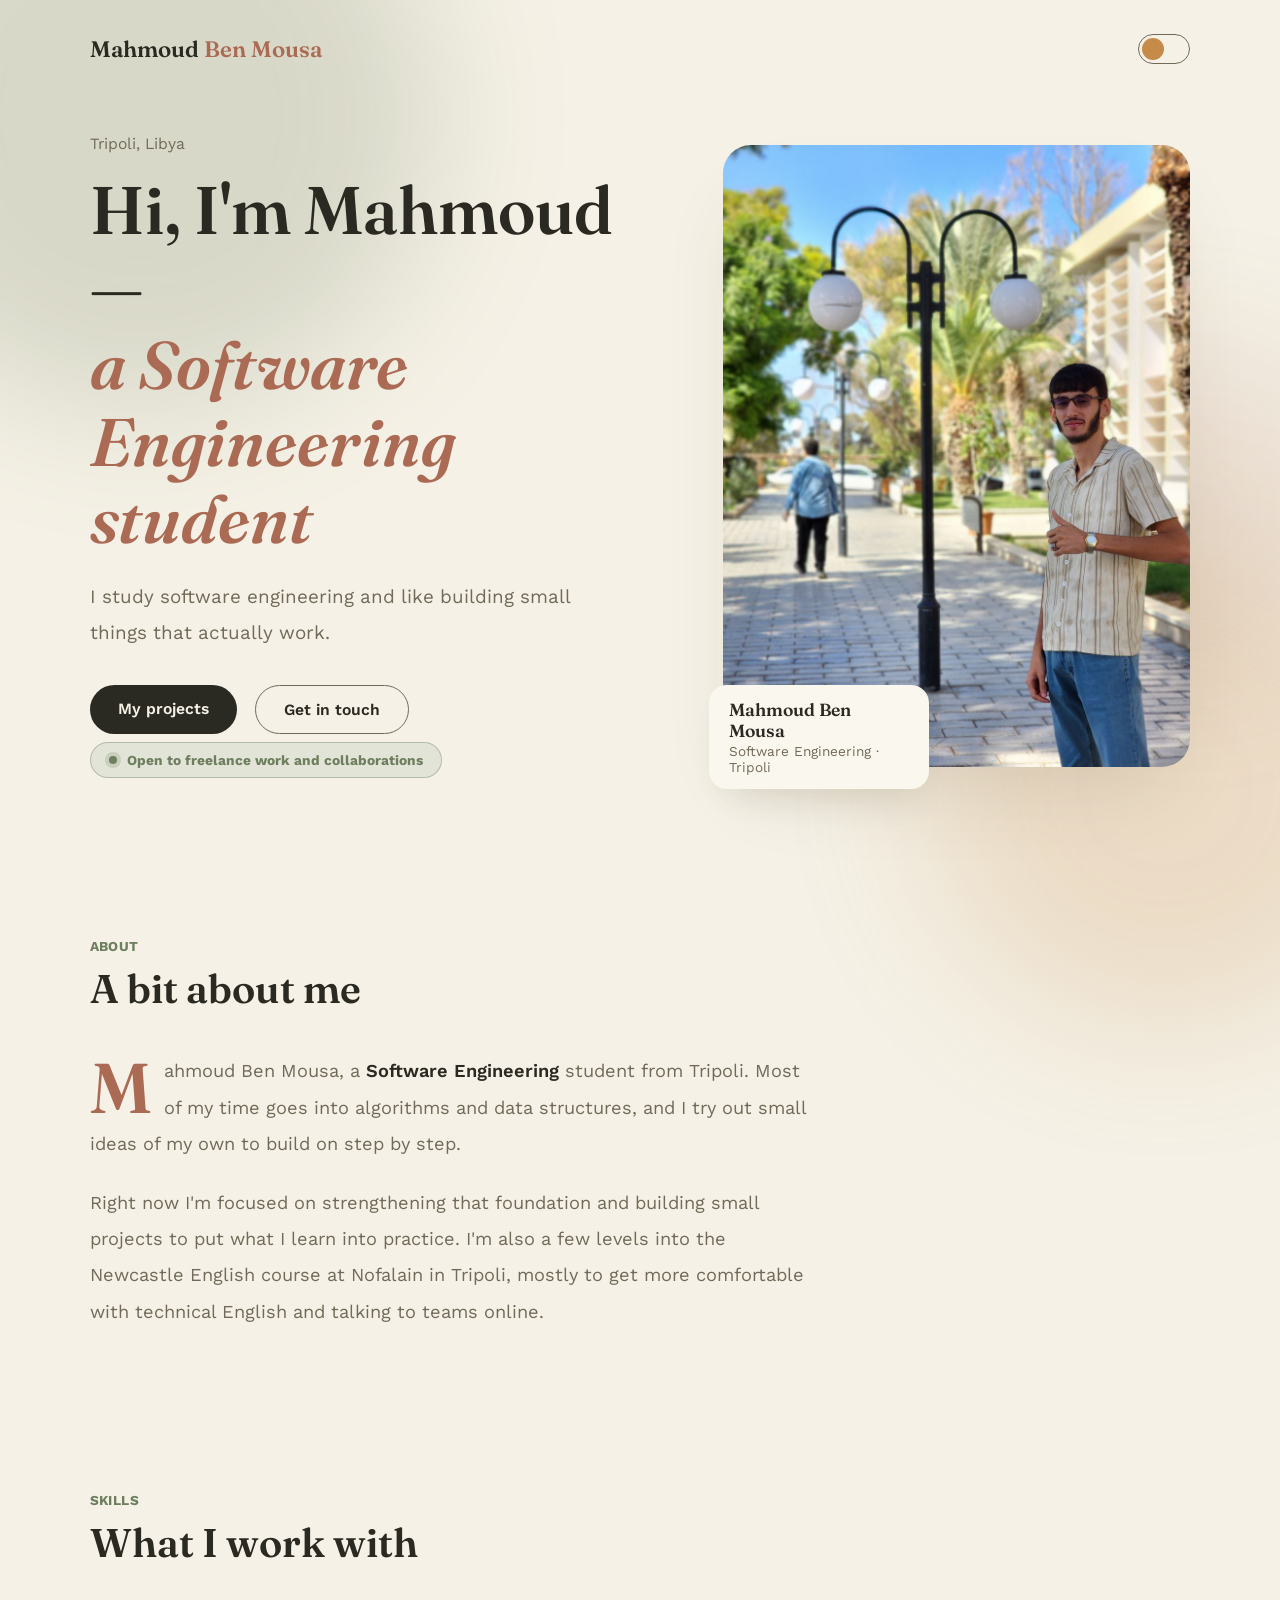
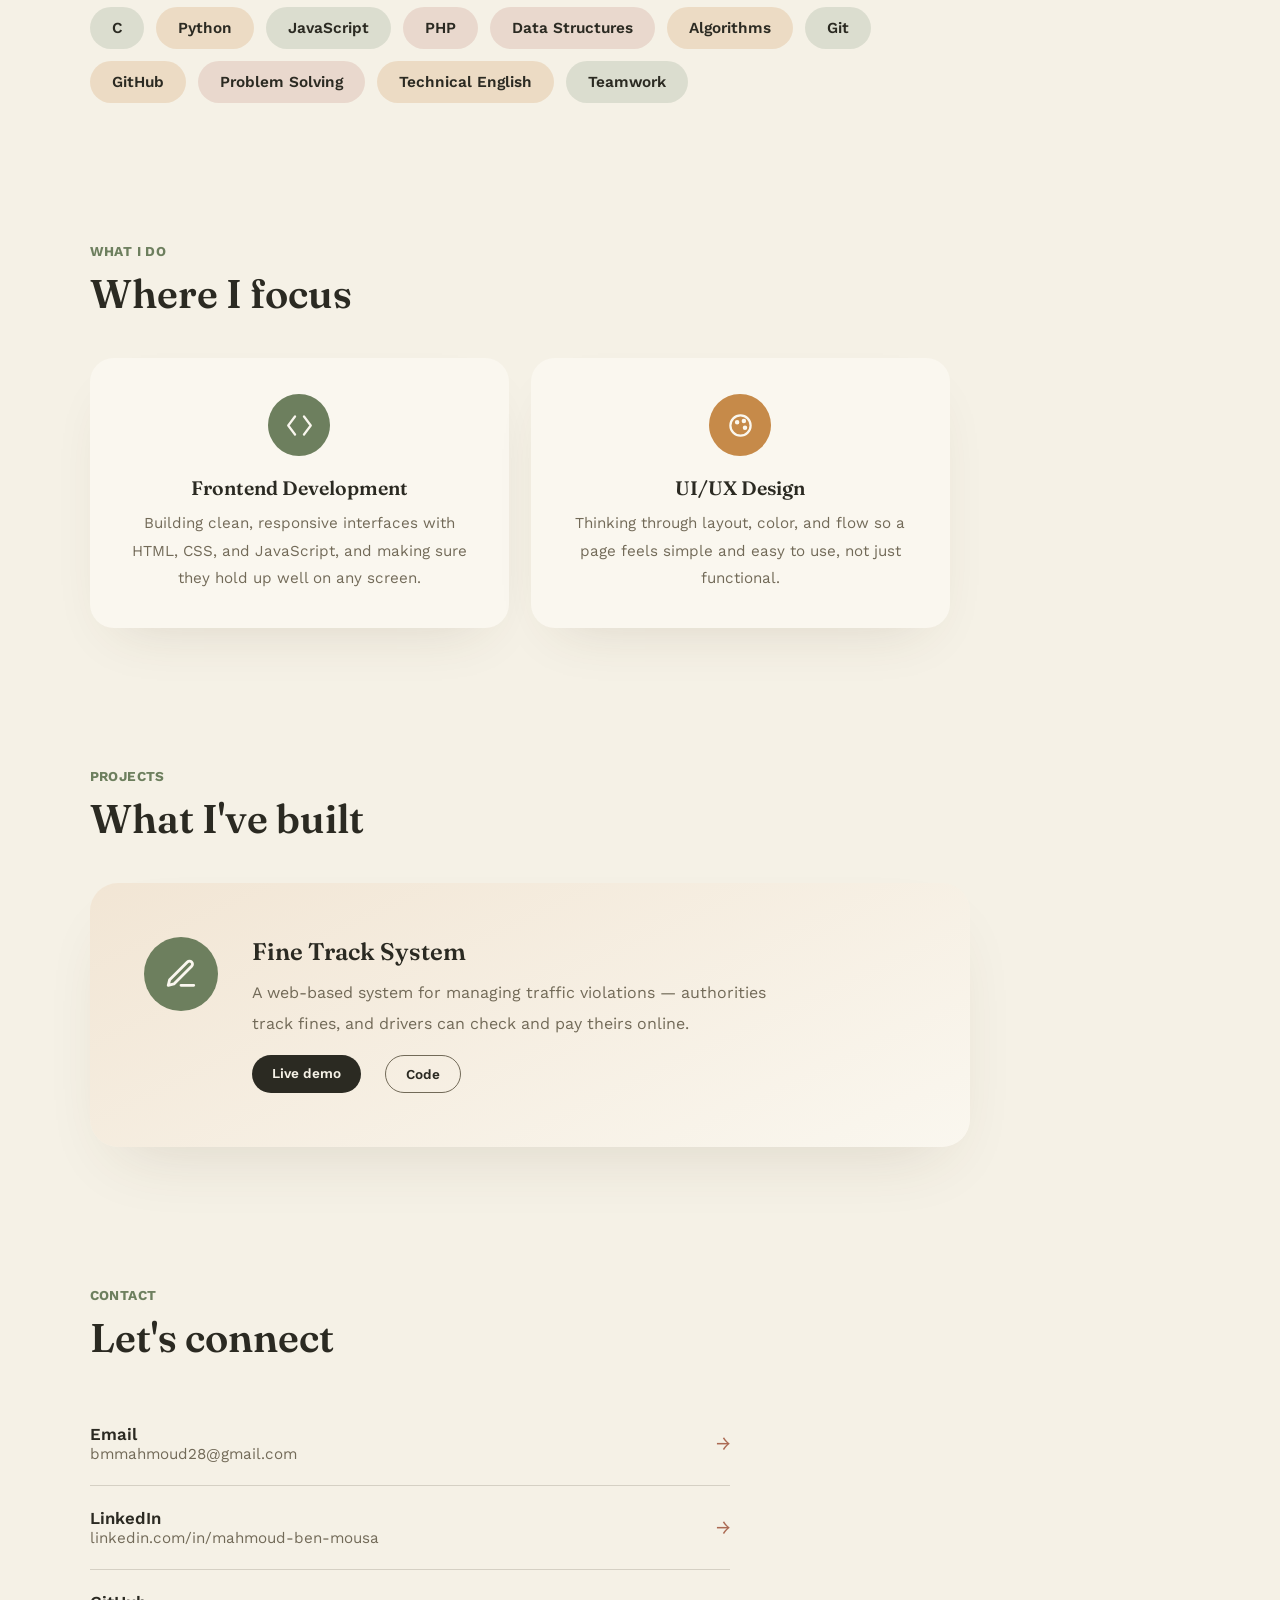
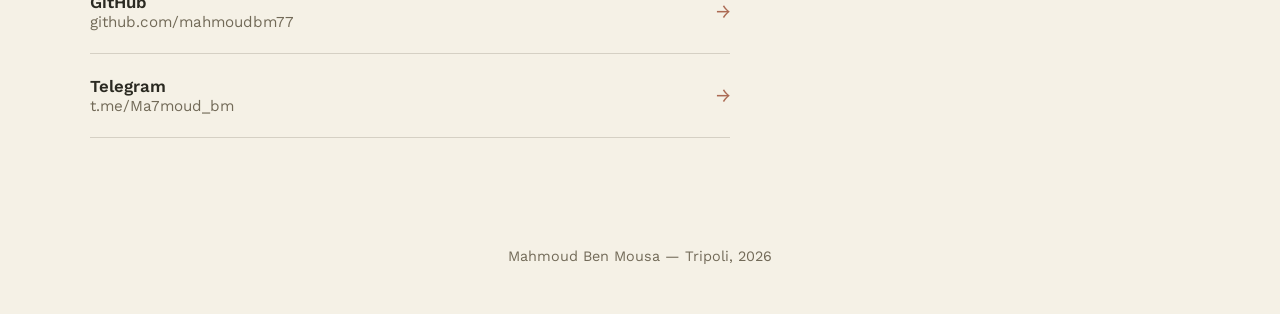
<file: portfolio-1.html>
<!DOCTYPE html>
<html lang="en" dir="ltr">
<head>
  <link rel="icon" type="image/x-icon" href="favicon.ico">
  <link rel="icon" type="image/png" sizes="32x32" href="favicon-32x32.png">
  <link rel="icon" type="image/png" sizes="16x16" href="favicon-16x16.png">
  <link rel="apple-touch-icon" sizes="180x180" href="apple-touch-icon.png">
  <link rel="manifest" href="site.webmanifest">
<meta charset="UTF-8">
<meta name="viewport" content="width=device-width, initial-scale=1.0">
<title>Mahmoud Ben Mousa</title>
<link rel="preconnect" href="https://fonts.googleapis.com">
<link rel="preconnect" href="https://fonts.gstatic.com" crossorigin>
<link href="https://fonts.googleapis.com/css2?family=Fraunces:opsz,wght@9..144,400;9..144,500;9..144,600;9..144,700&family=Work+Sans:wght@300;400;500;600;700&display=swap" rel="stylesheet">
<style>
  :root{
    --bg:#f5f1e6;
    --bg-2:#ece4d2;
    --ink:#2b2a22;
    --ink-soft:#726a58;
    --sage:#6d7f5e;
    --amber:#c68a49;
    --clay:#ab6a53;
    --card:#faf7ef;
    --shadow: rgba(80,60,30,.16);
  }
  html[data-theme="dark"]{
    --bg:#231f17;
    --bg-2:#2b2619;
    --ink:#f2ead9;
    --ink-soft:#b7ab90;
    --sage:#93a37f;
    --amber:#dfa868;
    --clay:#cf8b71;
    --card:#2c271b;
    --shadow: rgba(0,0,0,.4);
  }
  *{ box-sizing:border-box; margin:0; padding:0; }
  html{ scroll-behavior:smooth; }
  body{
    background:var(--bg); color:var(--ink);
    font-family:'Work Sans', sans-serif; font-weight:400;
    transition:background .5s ease, color .5s ease;
    overflow-x:hidden;
  }
  a{ color:inherit; text-decoration:none; }
  ::selection{ background:var(--amber); color:var(--bg); }
  .serif{ font-family:'Fraunces', serif; }

  /* soft ambient blobs */
  .blob{ position:fixed; border-radius:50%; filter:blur(70px); z-index:0; pointer-events:none; }
  .blob-1{ width:46vw; height:46vw; top:-14vw; left:-12vw; background:var(--sage); opacity:.22; }
  .blob-2{ width:38vw; height:38vw; bottom:-10vw; right:-10vw; background:var(--amber); opacity:.20; }
  .blob-3{ width:26vw; height:26vw; top:38vh; right:-6vw; background:var(--clay); opacity:.14; }

  header, main, footer{ position:relative; z-index:2; }

  /* ---------------- nav ---------------- */
  nav{
    display:flex; justify-content:space-between; align-items:center; flex-wrap:wrap; gap:14px;
    padding:34px 7vw 0; max-width:1360px; margin:0 auto;
  }
  .brand{ font-family:'Fraunces', serif; font-weight:600; font-size:1.4rem; }
  .toggle{
    width:52px; height:30px; border-radius:100px; border:1px solid var(--ink-soft);
    position:relative; cursor:pointer; background:transparent; padding:3px;
    transition:border-color .3s;
  }
  .toggle .knob{
    display:block; width:22px; height:22px; border-radius:50%; background:var(--amber);
    transition:transform .35s ease;
  }
  html[data-theme="dark"] .toggle .knob{ transform:translateX(22px); background:var(--sage); }

  /* ---------------- hero ---------------- */
  .hero{
    padding:70px 7vw 90px; max-width:1360px; margin:0 auto;
    display:grid; grid-template-columns:1fr .82fr; gap:64px; align-items:center;
  }
  @media(max-width:1024px){ .hero{ grid-template-columns:1fr .9fr; gap:44px; } }
  @media(max-width:900px){ .hero{ grid-template-columns:1fr; padding-top:40px; gap:46px; } }
  @media(max-width:480px){ .hero{ padding:34px 6vw 60px; } .hero h1{ font-size:2.2rem; } }

  .kicker{ color:var(--ink-soft); font-size:.98rem; margin-bottom:18px; display:block; }
  .hero h1{
    font-family:'Fraunces', serif; font-weight:600; font-optical-sizing:auto;
    font-size:clamp(2.5rem, 5.6vw, 4.2rem); line-height:1.15; margin-bottom:22px;
  }
  .hero h1 em{ font-style:italic; color:var(--clay); }
  .hero p.lede{ font-size:1.18rem; line-height:1.9; color:var(--ink-soft); max-width:520px; margin-bottom:34px; }

  .cta-row{ display:flex; gap:18px; flex-wrap:wrap; }
  .btn{
    padding:14px 28px; border-radius:100px; font-weight:600; font-size:.98rem;
    transition:transform .3s, box-shadow .3s, opacity .3s;
  }
  .btn-fill{ background:var(--ink); color:var(--bg); }
  .btn-fill:hover{ transform:translateY(-3px); box-shadow:0 14px 30px -12px var(--shadow); }
  .btn-line{ border:1px solid var(--ink-soft); color:var(--ink); }
  .btn-line:hover{ border-color:var(--ink); transform:translateY(-3px); }

  .portrait{ position:relative; }
  .portrait img{
    width:100%; display:block; border-radius:28px;
    box-shadow:0 40px 80px -30px var(--shadow);
  }
  .portrait-note{
    position:absolute; bottom:-22px; left:-14px; background:var(--card); padding:14px 20px;
    border-radius:18px; box-shadow:0 20px 40px -18px var(--shadow); max-width:220px;
  }
  @media(max-width:520px){ .portrait-note{ position:static; margin-top:16px; max-width:none; } }
  .portrait-note .t1{ font-family:'Fraunces',serif; font-weight:600; font-size:1.1rem; margin-bottom:2px; }
  .portrait-note .t2{ font-size:.85rem; color:var(--ink-soft); }

  /* ---------------- shared section rhythm ---------------- */
  section{ padding:70px 7vw; max-width:1360px; margin:0 auto; }
  @media(max-width:600px){ section{ padding:50px 6vw; } }
  .eyebrow{ color:var(--sage); font-weight:700; font-size:.85rem; letter-spacing:.4px; margin-bottom:10px; display:block; text-transform:uppercase; }
  .sec-title{ font-family:'Fraunces', serif; font-weight:600; font-size:clamp(1.8rem,3.2vw,2.5rem); margin-bottom:40px; }

  /* ---------------- about ---------------- */
  .about-wrap{ max-width:720px; }
  .dropcap{
    font-family:'Fraunces', serif; font-weight:600; font-size:4.4rem; line-height:.78;
    color:var(--clay); float:left; margin-inline-end:12px; margin-top:8px;
  }
  .about p{ font-size:1.14rem; line-height:2; color:var(--ink-soft); margin-bottom:22px; }
  .about p b{ color:var(--ink); font-weight:600; }
  .about::after{ content:''; display:block; clear:both; }

  /* ---------------- skills ---------------- */
  .pills{ display:flex; flex-wrap:wrap; gap:12px; max-width:820px; }
  .pill{
    padding:12px 22px; border-radius:100px; font-size:.96rem; font-weight:600;
    transition:transform .25s;
  }
  .pill:hover{ transform:translateY(-3px); }
  .pill.p1{ background:color-mix(in srgb, var(--sage) 22%, var(--card)); color:var(--ink); }
  .pill.p2{ background:color-mix(in srgb, var(--amber) 26%, var(--card)); color:var(--ink); }
  .pill.p3{ background:color-mix(in srgb, var(--clay) 22%, var(--card)); color:var(--ink); }

  /* ---------------- certificate ---------------- */
  .cert-card{
    background:linear-gradient(155deg, color-mix(in srgb, var(--amber) 16%, var(--card)), var(--card));
    border-radius:28px; padding:clamp(28px,5vw,54px); display:flex; gap:34px; align-items:flex-start;
    max-width:880px; box-shadow:0 30px 70px -30px var(--shadow);
  }
  @media(max-width:700px){ .cert-card{ flex-direction:column; align-items:flex-start; } }
  .cert-badge{
    flex:none; width:74px; height:74px; border-radius:50%;
    background:var(--amber); display:flex; align-items:center; justify-content:center;
  }
  .cert-badge svg{ width:34px; height:34px; stroke:var(--card); fill:none; stroke-width:2; }
  .cert-card h3{ font-family:'Fraunces',serif; font-weight:600; font-size:1.5rem; margin-bottom:12px; }
  .cert-card p{ color:var(--ink-soft); line-height:1.9; margin-bottom:16px; max-width:520px; }
  .cert-meta{ display:flex; gap:24px; flex-wrap:wrap; font-size:.9rem; color:var(--ink-soft); }
  .cert-meta b{ color:var(--ink); }

  /* ---------------- contact ---------------- */
  .contact-list{ max-width:640px; }
  .contact-row{
    display:flex; justify-content:space-between; align-items:center; gap:20px;
    padding:22px 0; border-bottom:1px solid color-mix(in srgb, var(--ink-soft) 24%, transparent);
    transition:padding-inline-start .3s;
  }
  .contact-row:hover{ padding-inline-start:10px; }
  .contact-row .lbl{ font-weight:600; font-size:1.05rem; }
  .contact-row .val{ color:var(--ink-soft); font-size:.95rem; }
  .contact-row .arrow{ color:var(--clay); font-size:1.2rem; transition:transform .3s; }
  .contact-row:hover .arrow{ transform:translateX(6px); }

  footer{
    padding:40px 7vw 50px; text-align:center; color:var(--ink-soft); font-size:.9rem;
    max-width:1360px; margin:0 auto;
  }

  .reveal{ opacity:0; transform:translateY(22px); transition:opacity .8s ease, transform .8s ease; }
  .reveal.in{ opacity:1; transform:translateY(0); }

  @media (prefers-reduced-motion: reduce){
    *{ transition:none !important; }
    .reveal{ opacity:1; transform:none; }
  }
  /* ---------------- availability badge ---------------- */
  .badge{
    display:inline-flex; align-items:center; gap:10px;
    background:color-mix(in srgb, var(--sage) 16%, var(--card));
    border:1px solid color-mix(in srgb, var(--sage) 40%, transparent);
    color:var(--sage);
    padding:9px 18px; border-radius:100px; font-size:.86rem; font-weight:700;
    margin-top:8px;
  }
  .badge .dot{
    width:8px; height:8px; border-radius:50%; background:var(--sage); flex:none;
    box-shadow:0 0 0 4px color-mix(in srgb, var(--sage) 22%, transparent);
    animation:pulse 2s ease-in-out infinite;
  }
  @keyframes pulse{ 0%,100%{ opacity:1; } 50%{ opacity:.45; } }

  /* ---------------- expertise cards ---------------- */
  .expertise-grid{ display:grid; grid-template-columns:repeat(2,1fr); gap:22px; max-width:860px; }
  @media(max-width:700px){ .expertise-grid{ grid-template-columns:1fr; } }
  .expertise-card{
    background:var(--card); border-radius:24px; padding:36px 30px; text-align:center;
    box-shadow:0 24px 56px -28px var(--shadow); transition:transform .3s;
  }
  .expertise-card:hover{ transform:translateY(-6px); }
  .expertise-card .ic{
    width:62px; height:62px; border-radius:50%; margin:0 auto 20px;
    display:flex; align-items:center; justify-content:center;
  }
  .expertise-card .ic svg{ width:27px; height:27px; stroke:var(--card); fill:none; stroke-width:2; }
  .expertise-card h3{ font-family:'Fraunces',serif; font-weight:600; font-size:1.22rem; margin-bottom:10px; }
  .expertise-card p{ color:var(--ink-soft); line-height:1.8; font-size:.95rem; }
</style>
</head>
<body>

<div class="blob blob-1"></div>
<div class="blob blob-2"></div>
<div class="blob blob-3"></div>

<header>
  <nav>
    <span class="brand">Mahmoud <span style="color:var(--clay)">Ben Mousa</span></span>
    <button class="toggle" id="themeToggle" aria-label="Toggle theme"><span class="knob"></span></button>
  </nav>

  <div class="hero">
    <div class="reveal">
      <span class="kicker">Tripoli, Libya</span>
      <h1>Hi, I'm Mahmoud —<br><em>a Software Engineering student</em></h1>
      <p class="lede">I study software engineering and like building small things that actually work.</p>
      <div class="cta-row">
        <a href="#projects" class="btn btn-fill">My projects</a>
        <a href="#contact" class="btn btn-line">Get in touch</a>
      </div>
      <div class="badge"><span class="dot"></span>Open to freelance work and collaborations</div>
    </div>

    <div class="portrait reveal">
      <img src="[data-uri]" alt="Portrait of Mahmoud Ben Mousa">
      <div class="portrait-note">
        <div class="t1">Mahmoud Ben Mousa</div>
        <div class="t2">Software Engineering · Tripoli</div>
      </div>
    </div>
  </div>
</header>

<main>
  <section class="about" id="about">
    <span class="eyebrow">About</span>
    <h2 class="sec-title reveal">A bit about me</h2>
    <div class="about-wrap reveal">
      <p><span class="dropcap">M</span>ahmoud Ben Mousa, a <b>Software Engineering</b> student from Tripoli. Most of my time goes into algorithms and data structures, and I try out small ideas of my own to build on step by step.</p>
      <p>Right now I'm focused on strengthening that foundation and building small projects to put what I learn into practice. I'm also a few levels into the Newcastle English course at Nofalain in Tripoli, mostly to get more comfortable with technical English and talking to teams online.</p>
    </div>
  </section>

  <section id="skills">
    <span class="eyebrow">Skills</span>
    <h2 class="sec-title reveal">What I work with</h2>
    <div class="pills reveal">
      <span class="pill p1">C</span>
      <span class="pill p2">Python</span>
      <span class="pill p1">JavaScript</span>
      <span class="pill p3">PHP</span>
      <span class="pill p3">Data Structures</span>
      <span class="pill p2">Algorithms</span>
      <span class="pill p1">Git</span>
      <span class="pill p2">GitHub</span>
      <span class="pill p3">Problem Solving</span>
      <span class="pill p2">Technical English</span>
      <span class="pill p1">Teamwork</span>
    </div>
  </section>

  <section id="focus">
    <span class="eyebrow">What I do</span>
    <h2 class="sec-title reveal">Where I focus</h2>
    <div class="expertise-grid reveal">
      <div class="expertise-card">
        <div class="ic" style="background:var(--sage);">
          <svg viewBox="0 0 24 24" stroke-linecap="round" stroke-linejoin="round"><path d="M8 4L2 12l6 8M16 4l6 8-6 8"></path></svg>
        </div>
        <h3>Frontend Development</h3>
        <p>Building clean, responsive interfaces with HTML, CSS, and JavaScript, and making sure they hold up well on any screen.</p>
      </div>
      <div class="expertise-card">
        <div class="ic" style="background:var(--amber);">
          <svg viewBox="0 0 24 24" stroke-linecap="round" stroke-linejoin="round"><circle cx="12" cy="12" r="9"></circle><circle cx="9" cy="9" r="1"></circle><circle cx="15" cy="8" r="1"></circle><circle cx="16" cy="14" r="1"></circle></svg>
        </div>
        <h3>UI/UX Design</h3>
        <p>Thinking through layout, color, and flow so a page feels simple and easy to use, not just functional.</p>
      </div>
    </div>
  </section>

  <section id="projects">
    <span class="eyebrow">Projects</span>
    <h2 class="sec-title reveal">What I've built</h2>

    <div class="cert-card reveal">
      <div class="cert-badge" style="background:var(--sage);">
        <svg viewBox="0 0 24 24" stroke-linecap="round" stroke-linejoin="round"><path d="M12 20h9M16.5 3.5a2.12 2.12 0 0 1 3 3L7 19l-4 1 1-4z"></path></svg>
      </div>
      <div>
        <h3>Fine Track System</h3>
        <p>A web-based system for managing traffic violations — authorities track fines, and drivers can check and pay theirs online.</p>
        <div class="cert-meta">
          <a href="https://finetrack.freedev.app/" target="_blank" rel="noopener" class="btn btn-fill" style="padding:10px 20px; font-size:.85rem;">Live demo</a>
          <a href="https://github.com/mahmoudbm77/Fine-Track-System" target="_blank" rel="noopener" class="btn btn-line" style="padding:10px 20px; font-size:.85rem;">Code</a>
        </div>
      </div>
    </div>
  </section>

  <section id="contact">
    <span class="eyebrow">Contact</span>
    <h2 class="sec-title reveal">Let's connect</h2>
    <div class="contact-list reveal">
      <a href="mailto:bmmahmoud28@gmail.com" class="contact-row">
        <span><span class="lbl">Email</span><br><span class="val">bmmahmoud28@gmail.com</span></span>
        <span class="arrow">→</span>
      </a>
      <a href="https://www.linkedin.com/in/mahmoud-ben-mousa-220ba6323" target="_blank" rel="noopener" class="contact-row">
        <span><span class="lbl">LinkedIn</span><br><span class="val">linkedin.com/in/mahmoud-ben-mousa</span></span>
        <span class="arrow">→</span>
      </a>
      <a href="https://github.com/mahmoudbm77" target="_blank" rel="noopener" class="contact-row">
        <span><span class="lbl">GitHub</span><br><span class="val">github.com/mahmoudbm77</span></span>
        <span class="arrow">→</span>
      </a>
      <a href="https://t.me/Ma7moud_bm" target="_blank" rel="noopener" class="contact-row">
        <span><span class="lbl">Telegram</span><br><span class="val">t.me/Ma7moud_bm</span></span>
        <span class="arrow">→</span>
      </a>
    </div>
  </section>
</main>

<footer>
  Mahmoud Ben Mousa — Tripoli, 2026
</footer>

<script>
  const io = new IntersectionObserver((entries)=>{
    entries.forEach(e=>{
      if(e.isIntersecting){ e.target.classList.add('in'); io.unobserve(e.target); }
    });
  }, {threshold:0.12});
  document.querySelectorAll('.reveal').forEach(el=>io.observe(el));

  const root = document.documentElement;
  const btn = document.getElementById('themeToggle');
  const prefersDark = window.matchMedia('(prefers-color-scheme: dark)').matches;
  let theme = prefersDark ? 'dark' : 'light';
  function render(){ root.setAttribute('data-theme', theme); }
  render();
  btn.addEventListener('click', ()=>{ theme = theme==='dark' ? 'light' : 'dark'; render(); });
</script>
</body>
</html>
</file>
